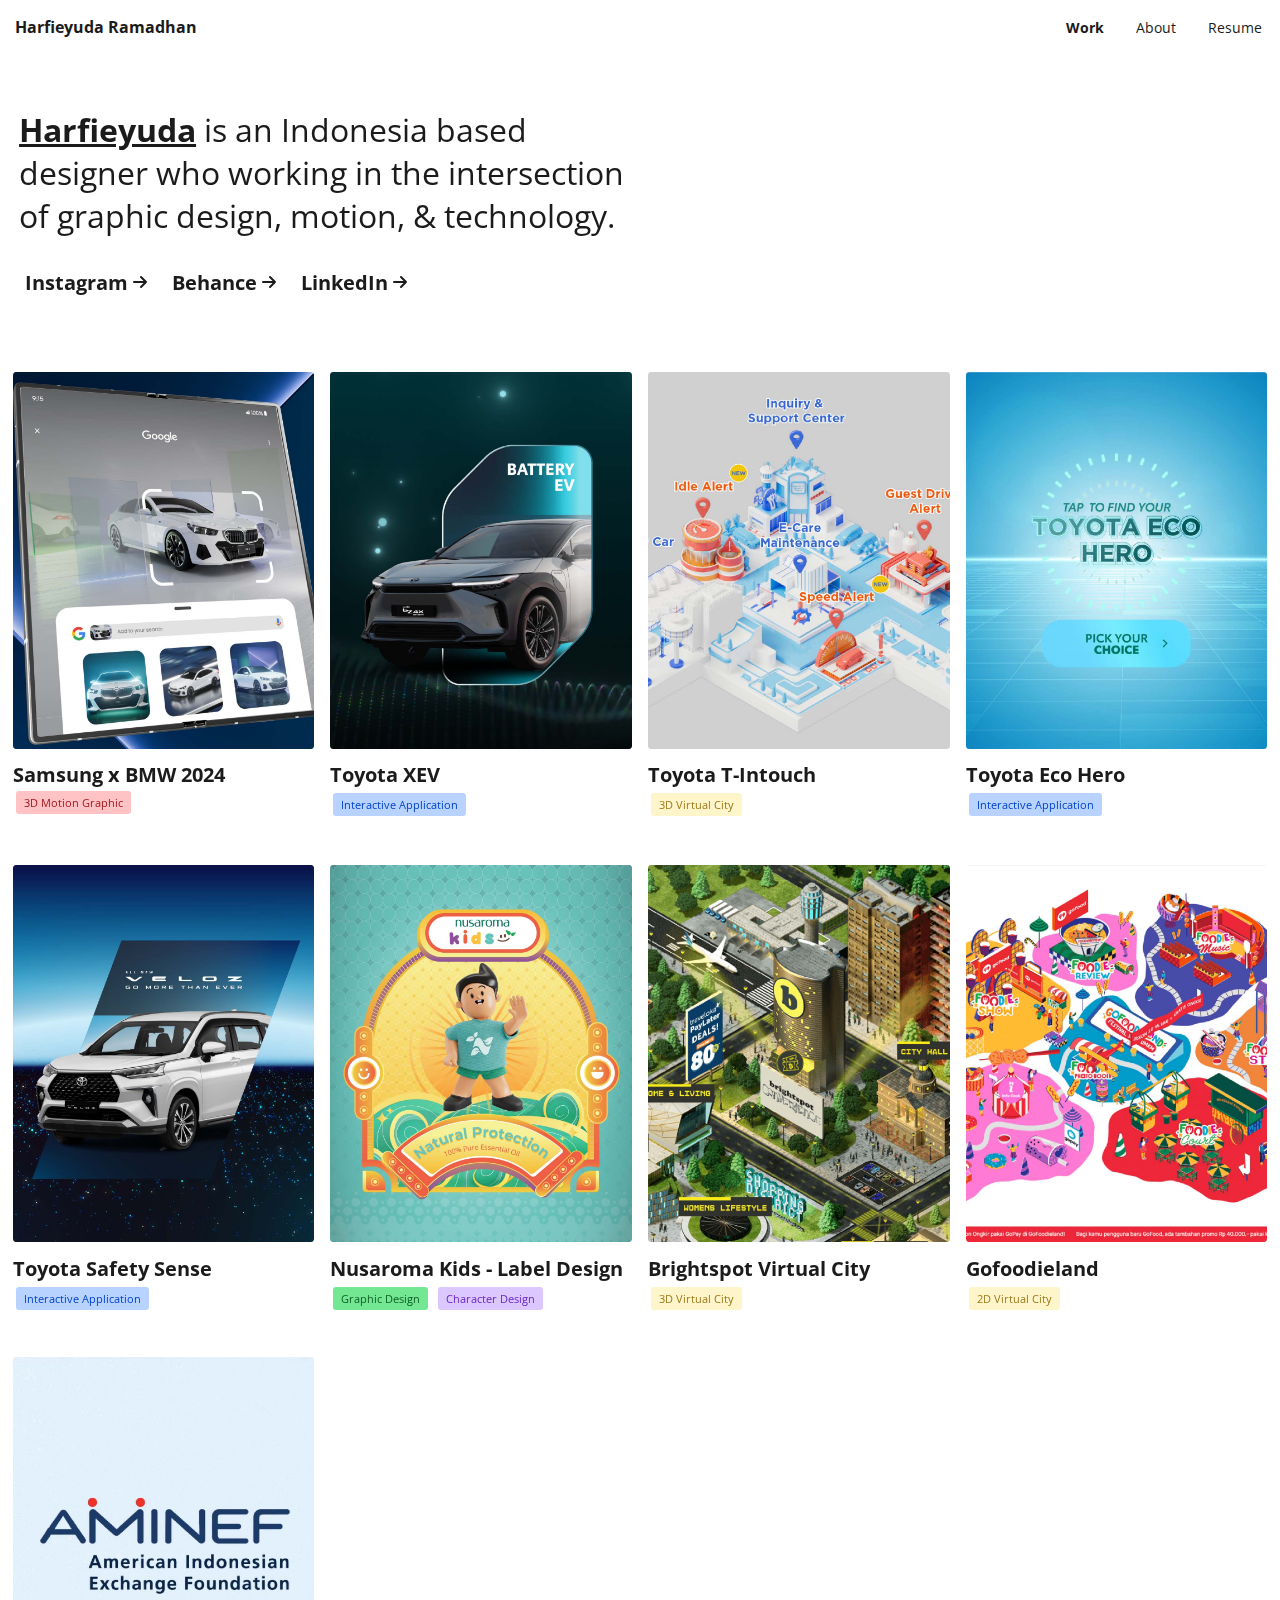
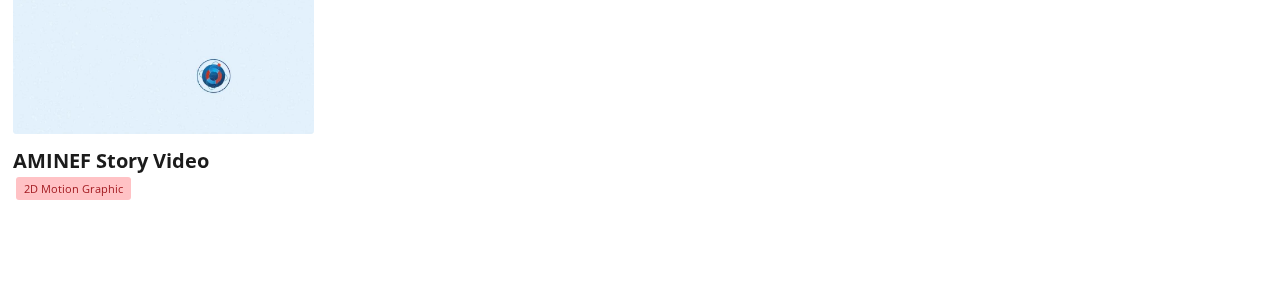
<file: index.html>
<!DOCTYPE html>
<html>
    <head>
        <title>Harfieyuda Ramadhan</title>
        <link rel="stylesheet" type="text/css" href="css/style.css">
        <link href="https://unpkg.com/aos@2.3.1/dist/aos.css" rel="stylesheet">
        <meta name="viewport" content="width=device-width, initial-scale=1">
    </head>

    <body>
        <nav id="navbar-desktop">
            <div class="navbar-container">
                <a class="logo" href="/"> <div>Harfieyuda Ramadhan</div> </a>
                <div class="navbar-link">
                    <a class="link-active" href="/"> <div>Work</div> </a>
                    <a class="link" href="about/"> <div>About</div> </a>
                    <a class="link" href="/"> <div>Resume</div> </a>
                    <!-- <a href="https://www.linkedin.com/in/harfieyuda/"><svg class="link"  xmlns="http://www.w3.org/2000/svg" width="2rem" height="2rem" viewBox="0 0 24 24"><path fill="currentColor" d="M19 3a2 2 0 0 1 2 2v14a2 2 0 0 1-2 2H5a2 2 0 0 1-2-2V5a2 2 0 0 1 2-2zm-.5 15.5v-5.3a3.26 3.26 0 0 0-3.26-3.26c-.85 0-1.84.52-2.32 1.3v-1.11h-2.79v8.37h2.79v-4.93c0-.77.62-1.4 1.39-1.4a1.4 1.4 0 0 1 1.4 1.4v4.93zM6.88 8.56a1.68 1.68 0 0 0 1.68-1.68c0-.93-.75-1.69-1.68-1.69a1.69 1.69 0 0 0-1.69 1.69c0 .93.76 1.68 1.69 1.68m1.39 9.94v-8.37H5.5v8.37z"/></svg></a> -->
                </div>

                <button class="burger-menu menu-modal">
                    <svg xmlns="http://www.w3.org/2000/svg" fill="none" viewBox="0 0 24 24" stroke-width="1.5" stroke="currentColor" class="size-6">
                    <path stroke-linecap="round" stroke-linejoin="round" d="M3.75 9h16.5m-16.5 6.75h16.5" />
                    </svg>
                </button>

            </div>
        </nav>

        <div class="menu-wrapper">
            <button class="close-button1">
                <svg xmlns="http://www.w3.org/2000/svg" fill="none" viewBox="0 0 24 24" stroke-width="1.5" stroke="currentColor" class="size-6">
                    <path stroke-linecap="round" stroke-linejoin="round" d="M6 18 18 6M6 6l12 12" />
                </svg>                  
            </button>           

            <div class="menu-content-wrapper">
                <div class="menu-content">
                    <a class="menu-content-active" href="/"> <div>Work</div> </a>
                    <a class="menu-content-notactive" href="about/"> <div>About</div> </a>
                    <a class="menu-content-notactive" href="/"> <div>Resume</div> </a>
                </div>
            </div>
        </div>

        <section class="section-1">
        
            <div class="text-hero">
                <p data-aos="fade-up" data-aos-duration="1000"><span style="font-weight: bold; text-decoration: underline ;">Harfieyuda</span> is an Indonesia based designer who working in the intersection of graphic design, motion, & technology.</p>

                <div class="socmed" data-aos="fade-up" data-aos-duration="1500">
                    <a class="socmed-link" href="https://www.instagram.com/harfieyuda/">
                        <div>Instagram</div>
                        <svg xmlns="http://www.w3.org/2000/svg" width="1rem" height="1rem" fill="none" viewBox="0 0 24 24" stroke-width="3" stroke="currentColor" class="size-6">
                            <path stroke-linecap="round" stroke-linejoin="round" d="M13.5 4.5 21 12m0 0-7.5 7.5M21 12H3" /></svg>
                        
                    </a>
                    <a class="socmed-link" href="https://www.behance.net/harfieyuda">
                        <div>Behance</div>
                        <svg xmlns="http://www.w3.org/2000/svg" width="1rem" height="1rem" fill="none" viewBox="0 0 24 24" stroke-width="3" stroke="currentColor" class="size-6">
                            <path stroke-linecap="round" stroke-linejoin="round" d="M13.5 4.5 21 12m0 0-7.5 7.5M21 12H3" /></svg>
                        
                    </a>
                    <a class="socmed-link" href="https://www.linkedin.com/in/harfieyuda/">
                        <div>LinkedIn</div>
                        <svg xmlns="http://www.w3.org/2000/svg" width="1rem" height="1rem" fill="none" viewBox="0 0 24 24" stroke-width="3" stroke="currentColor" class="size-6">
                            <path stroke-linecap="round" stroke-linejoin="round" d="M13.5 4.5 21 12m0 0-7.5 7.5M21 12H3" /></svg>
                        
                    </a>
                </div>
            </div>

        </section>

        <section class="section-2">
                <div class="work-list" data-aos="fade-up" data-aos-duration="1500">
                    <div class="project-list">
                        <div class="project-thumbnail-container">
                            <div class="overlay"></div>
                            <a  href="samsungxbmw/"> <img class="work-thumbnail" src="asset/Test-09.jpg"> </a>
                        </div>
                        <div class="project-description">
                            <a class="project-title" href="samsungxbmw/"> <div>Samsung x BMW 2024</div> </a>
                            <div class="project-type-red">3D Motion Graphic</div>
                        </div>
                    </div>


                    <!-- <div class="project-list">
                        <div class="project-thumbnail-container">
                            <div class="overlay"></div>
                            <a  href="yokke/"> <img class="work-thumbnail" src="asset/Test-01.png"> </a>
                        </div>
                        <div class="project-description">
                            <a class="project-title" href="yokke/"> <div>Yokke Virtual City</div> </a>
                            <div class="project-type-yellow">3D Virtual City</div>
                        </div>
                    </div> -->

                    <div class="project-list">
                        <div class="project-thumbnail-container">
                            <div class="overlay"></div>
                            <a  href="toyota-xev/"> <img class="work-thumbnail" src="asset/Test-05.jpg"> </a>
                        </div>
                        <div class="project-description">
                            <a class="project-title" href="toyota-xev/"> <div>Toyota XEV</div> </a>
                            <a class="project-type-blue">Interactive Application</a>
                        </div>
                    </div>

                    <div class="project-list">
                        <div class="project-thumbnail-container">
                            <div class="overlay"></div>
                            <a  href="toyota-t-intouch/"> <img class="work-thumbnail" src="asset/Test-02 (2).jpg"> </a>
                        </div>
                        <div class="project-description">
                            <a class="project-title" href="toyota-t-intouch/"> <div>Toyota T-Intouch</div> </a>
                            <a class="project-type-yellow">3D Virtual City</a>
                        </div>
                    </div>

                    <div class="project-list">
                        <div class="project-thumbnail-container">
                            <div class="overlay"></div>
                            <a  href="toyota-eco-hero/"> <img class="work-thumbnail" src="asset/Test-07.jpg"> </a>
                        </div>
                        <div class="project-description">
                            <a class="project-title" href="toyota-eco-hero/"> <div>Toyota Eco Hero</div> </a>
                            <a class="project-type-blue">Interactive Application</a>
                        </div>
                    </div>

                    <div class="project-list">
                        <div class="project-thumbnail-container">
                            <div class="overlay"></div>
                            <a  href="toyota-safety-sense/"> <img class="work-thumbnail" src="asset/Test-06.jpg"> </a>
                        </div>
                        <div class="project-description">
                            <a class="project-title" href="toyota-safety-sense/"> <div>Toyota Safety Sense</div> </a>
                            <a class="project-type-blue">Interactive Application</a>
                        </div>
                    </div>

                    <div class="project-list">
                        <div class="project-thumbnail-container">
                            <div class="overlay"></div>
                            <a  href="nusaroma/"> <img class="work-thumbnail" src="asset/Test-08.jpg"> </a>
                        </div>
                        <div class="project-description">
                            <a class="project-title" href="nusaroma/"> <div>Nusaroma Kids - Label Design</div> </a>
                            <a class="project-type-green">Graphic Design</a>
                            <a class="project-type-purple">Character Design</a>
                        </div>
                    </div>

                    <div class="project-list">
                        <div class="project-thumbnail-container">
                            <div class="overlay"></div>
                            <a  href="brightspot/"> <img class="work-thumbnail" src="asset/Test-03.jpg"> </a>
                        </div>
                        <div class="project-description">
                            <a class="project-title" href="brightspot/"> <div>Brightspot Virtual City</div> </a>
                            <a class="project-type-yellow">3D Virtual City</a>
                        </div>
                    </div>

                    <div class="project-list">
                        <div class="project-thumbnail-container">
                            <div class="overlay"></div>
                            <a  href="gofoodieland/"> <img class="work-thumbnail" src="asset/Test-04.jpg"> </a>
                        </div>
                        <div class="project-description">
                            <a class="project-title" href="gofoodieland/"> <div>Gofoodieland</div> </a>
                            <a class="project-type-yellow">2D Virtual City</a>
                        </div>
                    </div>

                    <div class="project-list">
                        <div class="project-thumbnail-container">
                            <div class="overlay"></div>
                            <a  href="aminef/"> <img class="work-thumbnail" src="asset/Test-10.jpg"> </a>
                        </div>
                        <div class="project-description">
                            <a class="project-title" href="aminef/"> <div>AMINEF Story Video</div> </a>
                            <div class="project-type-red">2D Motion Graphic</div>
                        </div>
                    </div>

                </div>
        </section>

        <script src="https://unpkg.com/aos@next/dist/aos.js"></script>
        <script src="script/index.js"></script>

        <script>
            AOS.init({once: true});
          </script>

    </body>
</html>
</file>
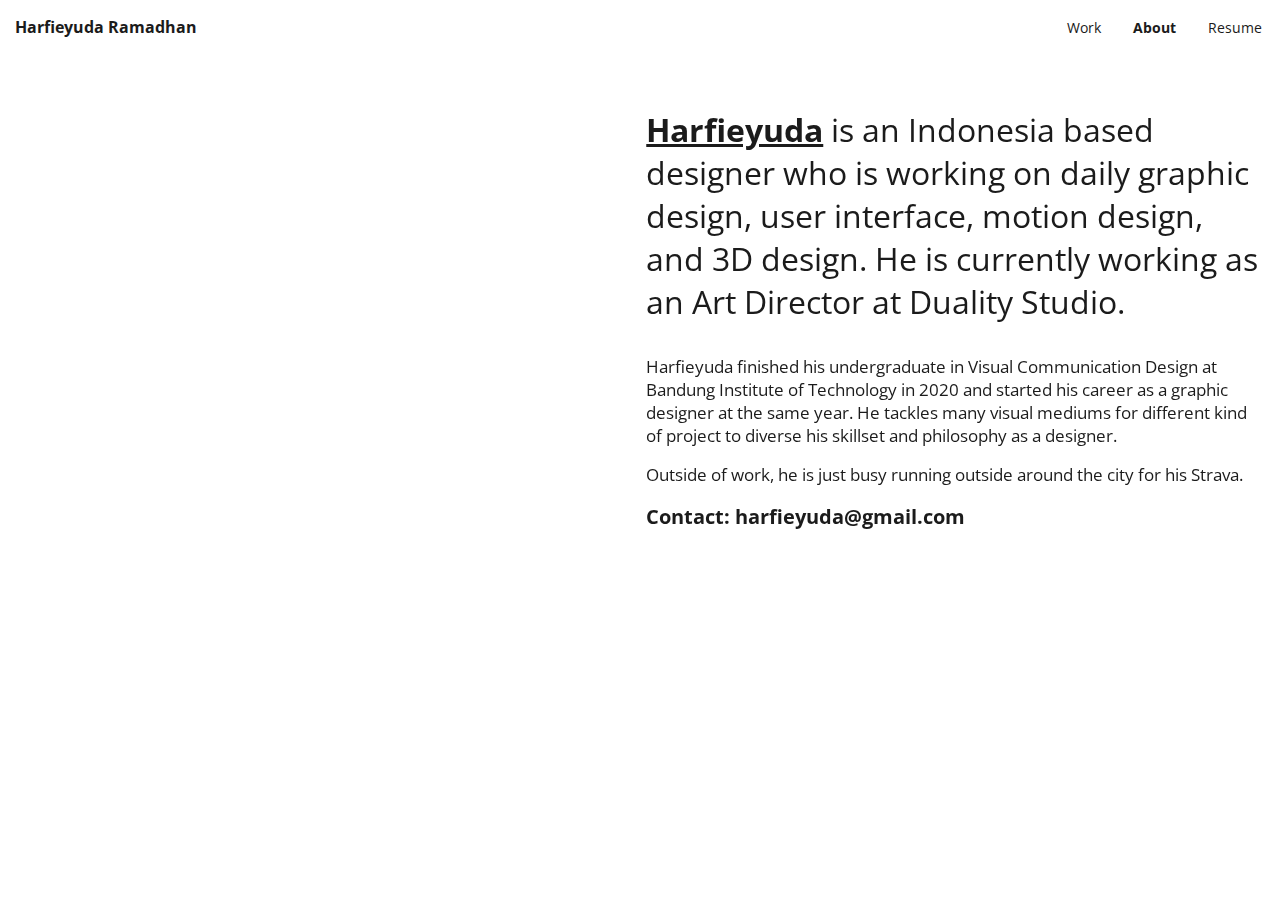
<file: about/index.html>
<!DOCTYPE html>
<html>
    <head>
        <title>Harfieyuda Ramadhan</title>
        <link rel="stylesheet" type="text/css" href="css/style.css">
        <link href="https://unpkg.com/aos@2.3.1/dist/aos.css" rel="stylesheet">
        <meta name="viewport" content="width=device-width, initial-scale=1">
    </head>

    <body>
        <nav id="navbar-desktop">
            <div class="navbar-container">
                <a class="logo" href="/"> <div>Harfieyuda Ramadhan</div> </a>
                <div class="navbar-link">
                    <a class="link" href="/"> <div>Work</div> </a>
                    <a class="link-active"> <div>About</div> </a>
                    <a class="link" href="/"> <div>Resume</div> </a>
                    <!-- <a href="https://www.linkedin.com/in/harfieyuda/"><svg class="link"  xmlns="http://www.w3.org/2000/svg" width="2rem" height="2rem" viewBox="0 0 24 24"><path fill="currentColor" d="M19 3a2 2 0 0 1 2 2v14a2 2 0 0 1-2 2H5a2 2 0 0 1-2-2V5a2 2 0 0 1 2-2zm-.5 15.5v-5.3a3.26 3.26 0 0 0-3.26-3.26c-.85 0-1.84.52-2.32 1.3v-1.11h-2.79v8.37h2.79v-4.93c0-.77.62-1.4 1.39-1.4a1.4 1.4 0 0 1 1.4 1.4v4.93zM6.88 8.56a1.68 1.68 0 0 0 1.68-1.68c0-.93-.75-1.69-1.68-1.69a1.69 1.69 0 0 0-1.69 1.69c0 .93.76 1.68 1.69 1.68m1.39 9.94v-8.37H5.5v8.37z"/></svg></a> -->
                </div>

                <button class="burger-menu menu-modal">
                    <svg xmlns="http://www.w3.org/2000/svg" fill="none" viewBox="0 0 24 24" stroke-width="1.5" stroke="currentColor" class="size-6">
                    <path stroke-linecap="round" stroke-linejoin="round" d="M3.75 9h16.5m-16.5 6.75h16.5" />
                    </svg>
                </button>

            </div>
        </nav>

        <div class="menu-wrapper">
            <button class="close-button1">
                <svg xmlns="http://www.w3.org/2000/svg" fill="none" viewBox="0 0 24 24" stroke-width="1.5" stroke="currentColor" class="size-6">
                    <path stroke-linecap="round" stroke-linejoin="round" d="M6 18 18 6M6 6l12 12" />
                </svg>                  
            </button>           

            <div class="menu-content-wrapper">
                <div class="menu-content">
                    <a class="menu-content-notactive" href="/"> <div>Work</div> </a>
                    <a class="menu-content-active"> <div>About</div> </a>
                    <a class="menu-content-notactive" href="/"> <div>Resume</div> </a>
                </div>
            </div>
        </div>

        <section class="section-1" data-aos="fade-up" data-aos-duration="1000">
            <div></div>
            <div class="text-hero">
                <p><span style="font-weight: bold; text-decoration: underline ;">Harfieyuda</span> is an Indonesia based designer who is working on daily graphic design, user interface, motion design, and 3D design. He is currently working as an Art Director at Duality Studio.</p>
                <p class="body-text"> Harfieyuda finished his undergraduate in Visual Communication Design at Bandung Institute of Technology in 2020 and started his career as a graphic designer at the same year. He tackles many visual mediums for different kind of project to diverse his skillset and philosophy as a designer.</p>
                <p class="body-text"> Outside of work, he is just busy running outside around the city for his Strava.</p>

                <div class="socmed">
                    <a class="socmed-link">
                        <div>Contact: harfieyuda@gmail.com</div>
                </div>
            </div>

        </section>

        <script src="https://unpkg.com/aos@next/dist/aos.js"></script>
        <script src="script/index.js"></script>

        <script>
            AOS.init({once: true});
          </script>

    </body>
</html>
</file>
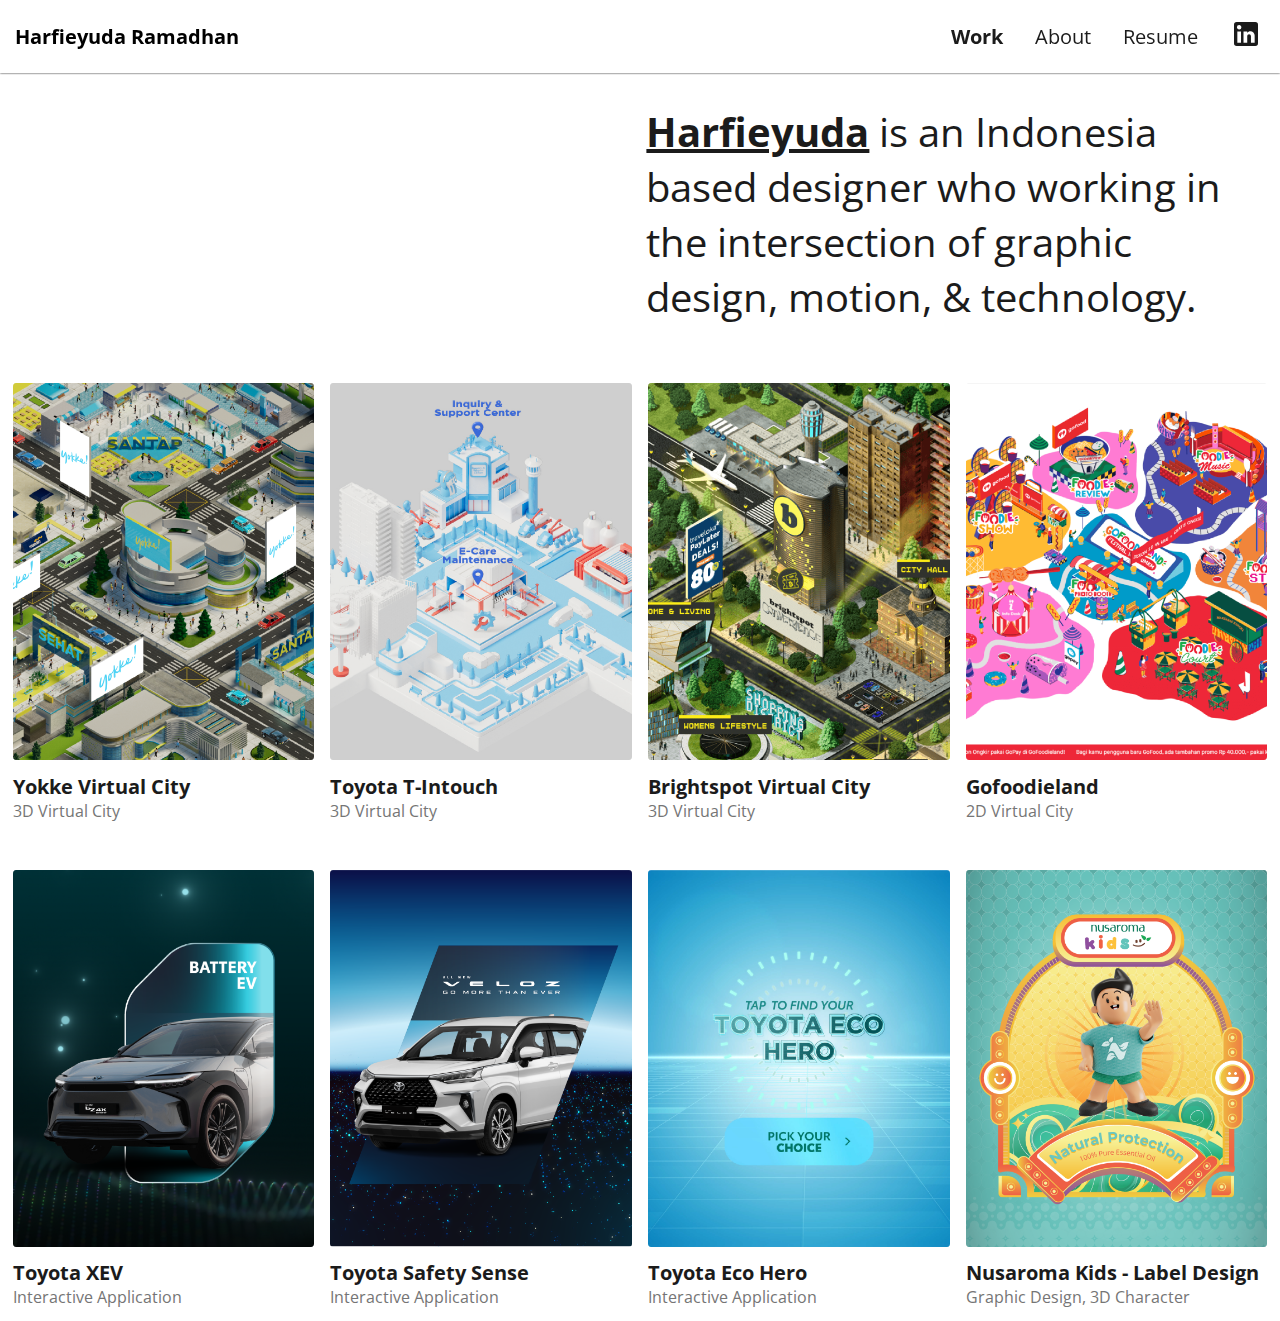
<file: Home/index.html>
<!DOCTYPE html>
<html>
    <head>
        <title>Harfieyuda Ramadhan</title>
        <link rel="stylesheet" type="text/css" href="css/style.css">
    </head>

    <body>
        <nav id="navbar-desktop">
            <div class="navbar-container">
                <div class="logo">Harfieyuda Ramadhan</div>
                <div class="navbar-link">
                    <div class="link-active">Work</div>
                    <div class="link" >About</div>
                    <div class="link">Resume</div>
                    <a href="https://www.linkedin.com/in/harfieyuda/"><svg class="link"  xmlns="http://www.w3.org/2000/svg" width="2rem" height="2rem" viewBox="0 0 24 24"><path fill="currentColor" d="M19 3a2 2 0 0 1 2 2v14a2 2 0 0 1-2 2H5a2 2 0 0 1-2-2V5a2 2 0 0 1 2-2zm-.5 15.5v-5.3a3.26 3.26 0 0 0-3.26-3.26c-.85 0-1.84.52-2.32 1.3v-1.11h-2.79v8.37h2.79v-4.93c0-.77.62-1.4 1.39-1.4a1.4 1.4 0 0 1 1.4 1.4v4.93zM6.88 8.56a1.68 1.68 0 0 0 1.68-1.68c0-.93-.75-1.69-1.68-1.69a1.69 1.69 0 0 0-1.69 1.69c0 .93.76 1.68 1.69 1.68m1.39 9.94v-8.37H5.5v8.37z"/></svg></a>
                    </div>
            </div>
        </nav>

        <section class="section-1">
            <div></div>
            <div class="text-hero">
                <p><span style="font-weight: bold; text-decoration: underline ;">Harfieyuda</span> is an Indonesia based designer who working in the intersection of graphic design, motion, & technology.</p>
                </div>
        </section>

        <section class="section-2">
                <div class="work-list">
                    <div class="project-1">
                        <div class="project-thumbnail-container">
                            <img class="work-thumbnail" src="asset/Test-01.png">
                        </div>
                        <div class="project-description">
                            <div class="project-title">Yokke Virtual City</div>
                            <div class="project-type">3D Virtual City</div>
                        </div>
                    </div>

                    <div class="project-2">
                        <div class="project-thumbnail-container">
                            <img class="work-thumbnail" src="asset/Test-02.png">
                        </div>
                        <div class="project-description">
                            <div class="project-title">Toyota T-Intouch</div>
                            <div class="project-type">3D Virtual City</div>
                        </div>
                    </div>

                    <div class="project-3">
                        <div class="project-thumbnail-container">
                            <img class="work-thumbnail" src="asset/Test-03.png">
                        </div>
                        <div class="project-description">
                            <div class="project-title">Brightspot Virtual City</div>
                            <div class="project-type">3D Virtual City</div>
                        </div>
                    </div>

                    <div class="project-4">
                        <div class="project-thumbnail-container">
                            <img class="work-thumbnail" src="asset/Test-04.png">
                        </div>
                        <div class="project-description">
                            <div class="project-title">Gofoodieland</div>
                            <div class="project-type">2D Virtual City</div>
                        </div>
                    </div>

                    <div class="project-5">
                        <div class="project-thumbnail-container">
                            <img class="work-thumbnail" src="asset/Test-05.png">
                        </div>
                        <div class="project-description">
                            <div class="project-title">Toyota XEV</div>
                            <div class="project-type">Interactive Application</div>
                        </div>
                    </div>

                    <div class="project-6">
                        <div class="project-thumbnail-container">
                            <img class="work-thumbnail" src="asset/Test-06.png">
                        </div>
                        <div class="project-description">
                            <div class="project-title">Toyota Safety Sense</div>
                            <div class="project-type">Interactive Application</div>
                        </div>
                    </div>

                    <div class="project-7">
                        <div class="project-thumbnail-container">
                            <img class="work-thumbnail" src="asset/Test-07.png">
                        </div>
                        <div class="project-description">
                            <div class="project-title">Toyota Eco Hero</div>
                            <div class="project-type">Interactive Application</div>
                        </div>
                    </div>

                    <div class="project-8">
                        <div class="project-thumbnail-container">
                            <img class="work-thumbnail" src="asset/Test-08.png">
                        </div>
                        <div class="project-description">
                            <div class="project-title">Nusaroma Kids - Label Design</div>
                            <div class="project-type">Graphic Design, 3D Character</div>
                        </div>
                    </div>

                </div>
        </section>

    </body>
</html>
</file>
<file: css/style.css>
@import url('https://fonts.googleapis.com/css2?family=Open+Sans:ital,wght@0,300;0,400;0,500;0,600;0,700;0,800;1,300;1,400;1,500;1,600;1,700;1,800&display=swap');

/* * {border:1px solid red} */

html, body {
    overscroll-behavior: none;
    background-color: white;
    min-height: -webkit-fill-available;
    height: -webkit-fill-available;
  }

body{
    width: 100%;
    height: 100%;
    margin: auto;
    font-family: 'Open Sans', sans-serif;
  }

/* Style Mobile*/

body{
    margin: 0;
    font-weight: 400;
}

/*navbar*/

#navbar-desktop{
    position: fixed;
    z-index: 1;
    top: 0%;
    width: 100%;
    /*mix-blend-mode: difference;*/
}

.navbar-container{
    display: flex;
    justify-content: space-between;
    align-items: center;
    padding: 1%;
    padding-top: 1%;
    padding-bottom: 1%;
    background-color: white;
    /*filter: drop-shadow(white 0rem 1rem 0.5rem);*/
    /* filter: drop-shadow(#1b1b1b 0rem 0rem 0.05rem); */
}

.logo{
    font-size: 1rem;
    font-weight: bold;
    margin: 1%;
    color: #1b1b1b;
    text-decoration: none;

}

.navbar-link{
    display: none;
    align-items: center;
}

.burger-menu{
    display: block;
    width: 2rem;
    height: 2rem;
    color: #1b1b1b;
    background: transparent;
    background-color: white;
    border-radius: 100%;
    border: 0px solid transparent;
}

.link{
    font-size: 1.25rem;
    padding: 1.25rem;
    color: #1b1b1b;
    transition: 0.25s;
    text-decoration: none;
}

.link-active{
    font-size: 1.25rem;
    font-weight: bold;
    padding: 1rem;
    color: #1b1b1b;
    text-decoration: none;
}

.link:hover{
    opacity: 50%;
    text-decoration: underline;
}

/*section*/

.section-1{
    /* display: grid;
    grid-template-columns: 1fr 1fr; */
    margin: 1%;
    margin-top: 20%;
}

.text-hero{
    margin: 1%;
    font-size: 1.25rem;
    color: #1b1b1b;
    /*mix-blend-mode: difference;*/
}

.socmed{
    margin: 1%;
    display: flex;
    gap: 1.5rem;
}

.socmed-link{
    display: flex;
    align-items: center;
    gap:0.25rem;
    font-size: 1rem;
    font-weight: bold;
    text-decoration: none;
    color: #1b1b1b;
    transition: color 250ms linear;
}

.socmed-link:hover{
    color: #757575;
}

.section-2{
    margin: 1%;
    margin-top: 10%;
    padding-bottom: 50px;
}

.work-list{
    grid-template-columns: 1fr 1fr;
    display: grid;
    grid-column-gap:0.5rem;
    grid-row-gap: 2rem;
    margin-top: 1%;
    margin: 1%;
}

/* .project-thumbnail-container{
    position: relative;
    .overlay{
        position: absolute;
        width: 100%;
        height: 100%;
        z-index: 2;
        background-color: #1b1b1b;
        opacity: 0%;
        transition: opacity 250ms linear;
    }

    .overlay:hover{
        opacity: 75%;
    }
} */

.work-thumbnail{
    position: relative;
    max-width: 100%;
    height: auto;
    border-radius: 1.5%;
    bottom: 0rem; 
    /* filter:grayscale(0); */
    transition:all 0.25s linear;
}

.work-thumbnail:hover{
    /* opacity: 50%; */
    /* bottom: 1rem; */
    /* filter:grayscale(1); */
}

.project-description{
    margin-top: 2.5%;
}

.project-title{
    color: #1b1b1b;
    font-size: 1rem;
    font-weight: bold;
    margin-bottom: 2%;
    text-decoration: none;
    transition: 0.25s;
}

.project-title:hover{
    opacity: 50%;
}

.project-type-green{
    width: fit-content;
    margin:1%;
    color: #0e6027;
    font-size: 0.6rem;
    /* outline: 1px solid #757575; */
    background-color: #74e792;
    padding: 0.25rem 0.5rem;
    border-radius: 3px;
}

.project-type-red{
    width: fit-content;
    margin:1%;
    color: #a2191f;
    font-size: 0.6rem;
    /* outline: 1px solid #757575; */
    background-color: #ffc2c5;
    padding: 0.25rem 0.5rem;
    border-radius: 3px;
}

.project-type-yellow{
    width: fit-content;
    margin:1%;
    color: #9e791b;
    font-size: 0.6rem;
    /* outline: 1px solid #757575; */
    background-color: #fff5ca;
    padding: 0.25rem 0.5rem;
    border-radius: 3px;
}

.project-type-blue{
    width: fit-content;
    margin:1%;
    color: #0043ce;
    font-size: 0.6rem;
    /* outline: 1px solid #757575; */
    background-color: #b8d3ff;
    padding: 0.25rem 0.5rem;
    border-radius: 3px;
}

.project-type-purple{
    width: fit-content;
    margin:1%;
    color: #6929c4;
    font-size: 0.6rem;
    /* outline: 1px solid #757575; */
    background-color: #dcc7ff;
    padding: 0.25rem 0.5rem;
    border-radius: 3px;
}

.menu-wrapper{
    display: none;
    position: fixed;
    z-index: 30;
    width: 100%;
    height: 100%;
    z-index: 30;
    left: 0;
    top: 0;

    .close-button1{
        position: absolute;
        top: 0.5rem;
        right: 0.5rem;
        z-index: 31;
        color: #1b1b1b;
        width: 2rem;
        height: 2rem;
        background: transparent;
        background-color: white;
        border-radius: 100%;
        border: 0px solid transparent;
    }

    .menu-content-wrapper{
        position: relative;
        width: 100%;
        height: 100%;
        background-color: rgba(255, 255, 255, 0.9);
        backdrop-filter: blur(10px);
        display: flex;
        justify-content: space-around;
        align-items: center;

        .menu-content{
            opacity: 0%;
            transition: opacity 500ms linear;
    
        }
        .menu-content-active{
            font-size: 4rem;
            font-weight: bold;
            color: #1b1b1b;
            text-decoration: none;
        }

        .menu-content-notactive{
            font-size: 4rem;
            color: #1b1b1b;
            text-decoration: none;
        }

        .menu-content-notactive:hover{
            color: #757575;
            font-size: 4rem;
            text-decoration: underline;
        }
    }
}

/* Style Laptop*/

@media (min-width: 1024px) {
    body{
        margin: 0;
        font-weight: 400;
    }

    /*navbar*/

    #navbar-desktop{
        position: fixed;
        z-index: 1;
        top: 0%;
        width: 100%;
        /*mix-blend-mode: difference;*/
    }

    .navbar-container{
        display: flex;
        justify-content: space-between;
        align-items: center;
        padding: 0.15%;
        background-color: white;
        /*filter: drop-shadow(white 0rem 1rem 0.5rem);*/
        /* filter: drop-shadow(#1b1b1b 0rem 0rem 0.05rem); */
    }

    .logo{
        font-size: 1rem;
        font-weight: bold;
        margin: 1%;

    }

    .navbar-link{
        display: flex;
        align-items: center;
    }

    .burger-menu{
        display: none;
    }

    .link{
        font-size: 0.9rem;
        padding: 1rem;
        color: #1b1b1b;
        transition: 0.25s;

    }

    .link-active{
        font-size: 0.9rem;
        font-weight: bold;
        padding: 1rem;
        color: #1b1b1b;
        /* text-decoration: underline; */
    }

    .link:hover{
        opacity: 50%;
        text-decoration: underline;
    }

    /*section*/

    .section-1{
        display: grid;
        grid-template-columns: 1fr 1fr;
        margin: 1%;
    }

    .text-hero{
        margin-top: 10%;
        font-size: 2rem;
        color: #1b1b1b;
        /*mix-blend-mode: difference;*/
    }

    .socmed{
        display: flex;
        gap: 1.5rem;
    }

    .socmed-link{
        display: flex;
        align-items: center;
        gap:0.25rem;
        font-size: 1.25rem;
        font-weight: bold;
        text-decoration: none;
        color: #1b1b1b;
        transition: color 250ms linear;
    }

    .socmed-link:hover{
        color: #757575;
    }

    .section-2{
        margin: 0%;
        margin-top: 5%;
        padding-bottom: 75px;
    }

    .work-list{
        grid-template-columns: 1fr 1fr 1fr 1fr;
        display: grid;
        grid-column-gap:1rem;
        grid-row-gap: 3rem;
        margin-top: 1%;
    }

    /* .project-thumbnail-container{
        position: relative;
        .overlay{
            position: absolute;
            width: 100%;
            height: 100%;
            z-index: 2;
            background-color: #1b1b1b;
            opacity: 0%;
            transition: opacity 250ms linear;
        }

        .overlay:hover{
            opacity: 75%;
        }
    } */

    .work-thumbnail{
        position: relative;
        max-width: 100%;
        height: auto;
        border-radius: 1%;
        bottom: 0rem; 
        /* filter:grayscale(0); */
        transition:all 0.25s linear;
    }

    .work-thumbnail:hover{
        opacity: 50%;
        bottom: 1rem;
        /* filter:grayscale(1); */
    }

    .project-description{
        margin-top: 2.5%;
    }

    .project-title{
        color: #1b1b1b;
        font-size: 1.25rem;
        font-weight: bold;
        margin-bottom: 2%;
        text-decoration: none;
        transition: 0.25s;
    }

    .project-title:hover{
        opacity: 50%;
    }

    .project-type-green{
        margin:1%;
        color: #0e6027;
        font-size: 0.7rem;
        /* outline: 1px solid #757575; */
        background-color: #74e792;
        padding: 0.25rem 0.5rem;
        border-radius: 3px;
    }
    
    .project-type-red{
        margin:1%;
        color: #a2191f;
        font-size: 0.7rem;
        /* outline: 1px solid #757575; */
        background-color: #ffc2c5;
        padding: 0.25rem 0.5rem;
        border-radius: 3px;
    }
    
    .project-type-yellow{
        margin:1%;
        color: #9e791b;
        font-size: 0.7rem;
        /* outline: 1px solid #757575; */
        background-color: #fff5ca;
        padding: 0.25rem 0.5rem;
        border-radius: 3px;
    }
    
    .project-type-blue{
        margin:1%;
        color: #0043ce;
        font-size: 0.7rem;
        /* outline: 1px solid #757575; */
        background-color: #b8d3ff;
        padding: 0.25rem 0.5rem;
        border-radius: 3px;
    }
    
    .project-type-purple{
        margin:1%;
        color: #6929c4;
        font-size: 0.7rem;
        /* outline: 1px solid #757575; */
        background-color: #dcc7ff;
        padding: 0.25rem 0.5rem;
        border-radius: 3px;
    }


    .menu-wrapper{
        display: none;
    }
}

/* Style Desktop*/

@media (min-width: 1536px) {
    body{
        margin: 0;
        font-weight: 400;
    }

    /*navbar*/

    #navbar-desktop{
        position: fixed;
        z-index: 1;
        top: 0%;
        width: 100%;
        /*mix-blend-mode: difference;*/
    }

    .navbar-container{
        display: flex;
        justify-content: space-between;
        align-items: center;
        padding: 0.15%;
        background-color: white;
        /*filter: drop-shadow(white 0rem 1rem 0.5rem);*/
        /* filter: drop-shadow(#1b1b1b 0rem 0rem 0.05rem); */
    }

    .logo{
        font-size: 1.25rem;
        font-weight: bold;
        margin: 1%;

    }

    .navbar-link{
        display: flex;
        align-items: center;
    }

    .burger-menu{
        display: none;
    }

    .link{
        font-size: 1.1rem;
        padding: 1rem;
        color: #1b1b1b;
        transition: 0.25s;

    }

    .link-active{
        font-size: 1.1rem;
        font-weight: bold;
        padding: 1rem;
        color: #1b1b1b;
        /* text-decoration: underline; */
    }

    .link:hover{
        opacity: 50%;
        text-decoration: underline;
    }

    /*section*/

    .section-1{
        display: grid;
        grid-template-columns: 1fr 1fr;
        margin: 1%;
    }

    .text-hero{
        margin-top: 10%;
        font-size: 2.3rem;
        color: #1b1b1b;
        /*mix-blend-mode: difference;*/
    }

    .socmed{
        display: flex;
        gap: 1.5rem;
    }

    .socmed-link{
        display: flex;
        align-items: center;
        gap:0.25rem;
        font-size: 1.5rem;
        font-weight: bold;
        text-decoration: none;
        color: #1b1b1b;
        transition: color 250ms linear;
    }

    .socmed-link:hover{
        color: #757575;
    }

    .section-2{
        margin: 0%;
        margin-top: 5%;
        padding-bottom: 100px;
    }

    .work-list{
        grid-template-columns: 1fr 1fr 1fr 1fr;
        display: grid;
        grid-column-gap:1rem;
        grid-row-gap: 3rem;
        margin-top: 1%;
    }

    /* .project-thumbnail-container{
        position: relative;
        .overlay{
            position: absolute;
            width: 100%;
            height: 100%;
            z-index: 2;
            background-color: #1b1b1b;
            opacity: 0%;
            transition: opacity 250ms linear;
        }

        .overlay:hover{
            opacity: 75%;
        }
    } */

    .work-thumbnail{
        position: relative;
        max-width: 100%;
        height: auto;
        border-radius: 1%;
        bottom: 0rem; 
        /* filter:grayscale(0); */
        transition:all 0.25s linear;
    }

    .work-thumbnail:hover{
        opacity: 50%;
        bottom: 1rem;
        /* filter:grayscale(1); */
    }

    .project-description{
        margin-top: 2.5%;
    }

    .project-title{
        color: #1b1b1b;
        font-size: 1.65rem;
        font-weight: bold;
        margin-bottom: 2%;
        text-decoration: none;
        transition: 0.25s;
    }

    .project-title:hover{
        opacity: 50%;
    }

    .project-type-green{
        margin:1%;
        color: #0e6027;
        font-size: 0.8rem;
        /* outline: 1px solid #757575; */
        background-color: #74e792;
        padding: 0.25rem 0.5rem;
        border-radius: 3px;
    }
    
    .project-type-red{
        margin:1%;
        color: #a2191f;
        font-size: 0.8rem;
        /* outline: 1px solid #757575; */
        background-color: #ffc2c5;
        padding: 0.25rem 0.5rem;
        border-radius: 3px;
    }
    
    .project-type-yellow{
        margin:1%;
        color: #9e791b;
        font-size: 0.8rem;
        /* outline: 1px solid #757575; */
        background-color: #fff5ca;
        padding: 0.25rem 0.5rem;
        border-radius: 3px;
    }
    
    .project-type-blue{
        margin:1%;
        color: #0043ce;
        font-size: 0.8rem;
        /* outline: 1px solid #757575; */
        background-color: #b8d3ff;
        padding: 0.25rem 0.5rem;
        border-radius: 3px;
    }
    
    .project-type-purple{
        margin:1%;
        color: #6929c4;
        font-size: 0.8rem;
        /* outline: 1px solid #757575; */
        background-color: #dcc7ff;
        padding: 0.25rem 0.5rem;
        border-radius: 3px;
    }


    .menu-wrapper{
        display: none;
    }
}
</file>
<file: about/css/style.css>
@import url('https://fonts.googleapis.com/css2?family=Open+Sans:ital,wght@0,300;0,400;0,500;0,600;0,700;0,800;1,300;1,400;1,500;1,600;1,700;1,800&display=swap');

/* * {border:1px solid red} */

html, body {
    overscroll-behavior: none;
    background-color: white;
    min-height: -webkit-fill-available;
    height: -webkit-fill-available;
  }

body{
    width: 100%;
    height: 100%;
    margin: auto;
    font-family: 'Open Sans', sans-serif;
  }

/* Style Mobile*/

body{
    margin: 0;
    font-weight: 400;
}

/*navbar*/

#navbar-desktop{
    position: fixed;
    z-index: 1;
    top: 0%;
    width: 100%;
    /*mix-blend-mode: difference;*/
}

.navbar-container{
    display: flex;
    justify-content: space-between;
    align-items: center;
    padding: 1%;
    padding-top: 1%;
    padding-bottom: 1%;
    background-color: white;
    /*filter: drop-shadow(white 0rem 1rem 0.5rem);*/
    /* filter: drop-shadow(#1b1b1b 0rem 0rem 0.05rem); */
}

.logo{
    font-size: 1rem;
    font-weight: bold;
    margin: 1%;
    color: #1b1b1b;
    text-decoration: none;

}

.navbar-link{
    display: none;
    align-items: center;
}

.burger-menu{
    display: block;
    width: 2rem;
    height: 2rem;
    color: #1b1b1b;
    background: transparent;
    background-color: white;
    border-radius: 100%;
    border: 0px solid transparent;
}

.link{
    font-size: 1.25rem;
    padding: 1.25rem;
    color: #1b1b1b;
    transition: 0.25s;
    text-decoration: none;
}

.link-active{
    font-size: 1.25rem;
    font-weight: bold;
    padding: 1rem;
    color: #1b1b1b;
    text-decoration: none;
}

.link:hover{
    opacity: 50%;
    text-decoration: underline;
}

/*section*/

.section-1{
    /* display: grid;
    grid-template-columns: 1fr 1fr; */
    margin: 1%;
    margin-top: 20%;
}

.text-hero{
    margin: 1%;
    font-size: 1.25rem;
    color: #1b1b1b;
    /*mix-blend-mode: difference;*/
}

.body-text{ 
    font-size: 1rem;
    color: #1b1b1b;
    /*mix-blend-mode: difference;*/
}

.socmed{
    display: flex;
    gap: 1.5rem;
}

.socmed-link{
    display: flex;
    align-items: center;
    gap:0.25rem;
    font-size: 1rem;
    font-weight: bold;
    text-decoration: none;
    color: #1b1b1b;
    transition: color 250ms linear;
}

.socmed-link:hover{
    color: #757575;
}

.section-2{
    margin: 1%;
    margin-top: 10%;
    padding-bottom: 50px;
}

.work-list{
    grid-template-columns: 1fr 1fr;
    display: grid;
    grid-column-gap:0.5rem;
    grid-row-gap: 2rem;
    margin-top: 1%;
    margin: 1%;
}

/* .project-thumbnail-container{
    position: relative;
    .overlay{
        position: absolute;
        width: 100%;
        height: 100%;
        z-index: 2;
        background-color: #1b1b1b;
        opacity: 0%;
        transition: opacity 250ms linear;
    }

    .overlay:hover{
        opacity: 75%;
    }
} */

.work-thumbnail{
    position: relative;
    max-width: 100%;
    height: auto;
    border-radius: 1.5%;
    bottom: 0rem; 
    /* filter:grayscale(0); */
    transition:all 0.25s linear;
}

.work-thumbnail:hover{
    /* opacity: 50%; */
    /* bottom: 1rem; */
    /* filter:grayscale(1); */
}

.project-description{
    margin-top: 2.5%;
}

.project-title{
    color: #1b1b1b;
    font-size: 1rem;
    font-weight: bold;
    margin-bottom: 2%;
    text-decoration: none;
    transition: 0.25s;
}

.project-title:hover{
    opacity: 50%;
}

.project-type-green{
    width: fit-content;
    margin:1%;
    color: #0e6027;
    font-size: 0.6rem;
    /* outline: 1px solid #757575; */
    background-color: #74e792;
    padding: 0.25rem 0.5rem;
    border-radius: 3px;
}

.project-type-red{
    width: fit-content;
    margin:1%;
    color: #a2191f;
    font-size: 0.6rem;
    /* outline: 1px solid #757575; */
    background-color: #ffc2c5;
    padding: 0.25rem 0.5rem;
    border-radius: 3px;
}

.project-type-yellow{
    width: fit-content;
    margin:1%;
    color: #9e791b;
    font-size: 0.6rem;
    /* outline: 1px solid #757575; */
    background-color: #fff5ca;
    padding: 0.25rem 0.5rem;
    border-radius: 3px;
}

.project-type-blue{
    width: fit-content;
    margin:1%;
    color: #0043ce;
    font-size: 0.6rem;
    /* outline: 1px solid #757575; */
    background-color: #b8d3ff;
    padding: 0.25rem 0.5rem;
    border-radius: 3px;
}

.project-type-purple{
    width: fit-content;
    margin:1%;
    color: #6929c4;
    font-size: 0.6rem;
    /* outline: 1px solid #757575; */
    background-color: #dcc7ff;
    padding: 0.25rem 0.5rem;
    border-radius: 3px;
}

.menu-wrapper{
    display: none;
    position: fixed;
    z-index: 30;
    width: 100%;
    height: 100%;
    z-index: 30;
    left: 0;
    top: 0;

    .close-button1{
        position: absolute;
        top: 0.5rem;
        right: 0.5rem;
        z-index: 31;
        color: #1b1b1b;
        width: 2rem;
        height: 2rem;
        background: transparent;
        background-color: white;
        border-radius: 100%;
        border: 0px solid transparent;
    }

    .menu-content-wrapper{
        position: relative;
        width: 100%;
        height: 100%;
        background-color: rgba(255, 255, 255, 0.9);
        backdrop-filter: blur(10px);
        display: flex;
        justify-content: space-around;
        align-items: center;

        .menu-content{
            opacity: 0%;
            transition: opacity 500ms linear;
    
        }
        .menu-content-active{
            font-size: 4rem;
            font-weight: bold;
            color: #1b1b1b;
            text-decoration: none;
        }

        .menu-content-notactive{
            font-size: 4rem;
            color: #1b1b1b;
            text-decoration: none;
        }

        .menu-content-notactive:hover{
            color: #757575;
            font-size: 4rem;
            text-decoration: underline;
        }
    }
}

/* Style Laptop*/

@media (min-width: 1024px) {
    body{
        margin: 0;
        font-weight: 400;
    }

    /*navbar*/

    #navbar-desktop{
        position: fixed;
        z-index: 1;
        top: 0%;
        width: 100%;
        /*mix-blend-mode: difference;*/
    }

    .navbar-container{
        display: flex;
        justify-content: space-between;
        align-items: center;
        padding: 0.15%;
        background-color: white;
        /*filter: drop-shadow(white 0rem 1rem 0.5rem);*/
        /* filter: drop-shadow(#1b1b1b 0rem 0rem 0.05rem); */
    }

    .logo{
        font-size: 1rem;
        font-weight: bold;
        margin: 1%;

    }

    .navbar-link{
        display: flex;
        align-items: center;
    }

    .burger-menu{
        display: none;
    }

    .link{
        font-size: 0.9rem;
        padding: 1rem;
        color: #1b1b1b;
        transition: 0.25s;

    }

    .link-active{
        font-size: 0.9rem;
        font-weight: bold;
        padding: 1rem;
        color: #1b1b1b;
        /* text-decoration: underline; */
    }

    .link:hover{
        opacity: 50%;
        text-decoration: underline;
    }

    /*section*/

    .section-1{
        display: grid;
        grid-template-columns: 1fr 1fr;
        margin: 1%;
    }

    .text-hero{
        margin-top: 10%;
        font-size: 2rem;
        color: #1b1b1b;
        /*mix-blend-mode: difference;*/
    }

    .body-text{
        font-size: 1.05rem;
        color: #1b1b1b;
        /*mix-blend-mode: difference;*/
    }

    .socmed{
        display: flex;
        gap: 1.5rem;
    }

    .socmed-link{
        display: flex;
        align-items: center;
        gap:0.25rem;
        font-size: 1.25rem;
        font-weight: bold;
        text-decoration: none;
        color: #1b1b1b;
        transition: color 250ms linear;
    }

    .socmed-link:hover{
        color: #757575;
    }

    .section-2{
        margin: 0%;
        margin-top: 5%;
        padding-bottom: 75px;
    }

    .work-list{
        grid-template-columns: 1fr 1fr 1fr 1fr;
        display: grid;
        grid-column-gap:1rem;
        grid-row-gap: 3rem;
        margin-top: 1%;
    }

    /* .project-thumbnail-container{
        position: relative;
        .overlay{
            position: absolute;
            width: 100%;
            height: 100%;
            z-index: 2;
            background-color: #1b1b1b;
            opacity: 0%;
            transition: opacity 250ms linear;
        }

        .overlay:hover{
            opacity: 75%;
        }
    } */

    .work-thumbnail{
        position: relative;
        max-width: 100%;
        height: auto;
        border-radius: 1%;
        bottom: 0rem; 
        /* filter:grayscale(0); */
        transition:all 0.25s linear;
    }

    .work-thumbnail:hover{
        opacity: 50%;
        bottom: 1rem;
        /* filter:grayscale(1); */
    }

    .project-description{
        margin-top: 2.5%;
    }

    .project-title{
        color: #1b1b1b;
        font-size: 1.25rem;
        font-weight: bold;
        margin-bottom: 2%;
        text-decoration: none;
        transition: 0.25s;
    }

    .project-title:hover{
        opacity: 50%;
    }

    .project-type-green{
        margin:1%;
        color: #0e6027;
        font-size: 0.7rem;
        /* outline: 1px solid #757575; */
        background-color: #74e792;
        padding: 0.25rem 0.5rem;
        border-radius: 3px;
    }
    
    .project-type-red{
        margin:1%;
        color: #a2191f;
        font-size: 0.7rem;
        /* outline: 1px solid #757575; */
        background-color: #ffc2c5;
        padding: 0.25rem 0.5rem;
        border-radius: 3px;
    }
    
    .project-type-yellow{
        margin:1%;
        color: #9e791b;
        font-size: 0.7rem;
        /* outline: 1px solid #757575; */
        background-color: #fff5ca;
        padding: 0.25rem 0.5rem;
        border-radius: 3px;
    }
    
    .project-type-blue{
        margin:1%;
        color: #0043ce;
        font-size: 0.7rem;
        /* outline: 1px solid #757575; */
        background-color: #b8d3ff;
        padding: 0.25rem 0.5rem;
        border-radius: 3px;
    }
    
    .project-type-purple{
        margin:1%;
        color: #6929c4;
        font-size: 0.7rem;
        /* outline: 1px solid #757575; */
        background-color: #dcc7ff;
        padding: 0.25rem 0.5rem;
        border-radius: 3px;
    }


    .menu-wrapper{
        display: none;
    }
}

/* Style Desktop*/

@media (min-width: 1536px) {
    body{
        margin: 0;
        font-weight: 400;
    }

    /*navbar*/

    #navbar-desktop{
        position: fixed;
        z-index: 1;
        top: 0%;
        width: 100%;
        /*mix-blend-mode: difference;*/
    }

    .navbar-container{
        display: flex;
        justify-content: space-between;
        align-items: center;
        padding: 0.15%;
        background-color: white;
        /*filter: drop-shadow(white 0rem 1rem 0.5rem);*/
        /* filter: drop-shadow(#1b1b1b 0rem 0rem 0.05rem); */
    }

    .logo{
        font-size: 1.25rem;
        font-weight: bold;
        margin: 1%;

    }

    .navbar-link{
        display: flex;
        align-items: center;
    }

    .burger-menu{
        display: none;
    }

    .link{
        font-size: 1.1rem;
        padding: 1rem;
        color: #1b1b1b;
        transition: 0.25s;

    }

    .link-active{
        font-size: 1.1rem;
        font-weight: bold;
        padding: 1rem;
        color: #1b1b1b;
        /* text-decoration: underline; */
    }

    .link:hover{
        opacity: 50%;
        text-decoration: underline;
    }

    /*section*/

    .section-1{
        display: grid;
        grid-template-columns: 1fr 1fr;
        margin: 1%;
    }

    .text-hero{
        margin-top: 10%;
        font-size: 2.3rem;
        color: #1b1b1b;
        /*mix-blend-mode: difference;*/
    }

    .body-text{
        font-size: 1.25rem;
        color: #1b1b1b;
        /*mix-blend-mode: difference;*/
    }

    .socmed{
        display: flex;
        gap: 1.5rem;
    }

    .socmed-link{
        display: flex;
        align-items: center;
        gap:0.25rem;
        font-size: 1.5rem;
        font-weight: bold;
        text-decoration: none;
        color: #1b1b1b;
        transition: color 250ms linear;
    }

    .socmed-link:hover{
        color: #757575;
    }

    .section-2{
        margin: 0%;
        margin-top: 5%;
        padding-bottom: 100px;
    }

    .work-list{
        grid-template-columns: 1fr 1fr 1fr 1fr;
        display: grid;
        grid-column-gap:1rem;
        grid-row-gap: 3rem;
        margin-top: 1%;
    }

    /* .project-thumbnail-container{
        position: relative;
        .overlay{
            position: absolute;
            width: 100%;
            height: 100%;
            z-index: 2;
            background-color: #1b1b1b;
            opacity: 0%;
            transition: opacity 250ms linear;
        }

        .overlay:hover{
            opacity: 75%;
        }
    } */

    .work-thumbnail{
        position: relative;
        max-width: 100%;
        height: auto;
        border-radius: 1%;
        bottom: 0rem; 
        /* filter:grayscale(0); */
        transition:all 0.25s linear;
    }

    .work-thumbnail:hover{
        opacity: 50%;
        bottom: 1rem;
        /* filter:grayscale(1); */
    }

    .project-description{
        margin-top: 2.5%;
    }

    .project-title{
        color: #1b1b1b;
        font-size: 1.65rem;
        font-weight: bold;
        margin-bottom: 2%;
        text-decoration: none;
        transition: 0.25s;
    }

    .project-title:hover{
        opacity: 50%;
    }

    .project-type-green{
        margin:1%;
        color: #0e6027;
        font-size: 0.8rem;
        /* outline: 1px solid #757575; */
        background-color: #74e792;
        padding: 0.25rem 0.5rem;
        border-radius: 3px;
    }
    
    .project-type-red{
        margin:1%;
        color: #a2191f;
        font-size: 0.8rem;
        /* outline: 1px solid #757575; */
        background-color: #ffc2c5;
        padding: 0.25rem 0.5rem;
        border-radius: 3px;
    }
    
    .project-type-yellow{
        margin:1%;
        color: #9e791b;
        font-size: 0.8rem;
        /* outline: 1px solid #757575; */
        background-color: #fff5ca;
        padding: 0.25rem 0.5rem;
        border-radius: 3px;
    }
    
    .project-type-blue{
        margin:1%;
        color: #0043ce;
        font-size: 0.8rem;
        /* outline: 1px solid #757575; */
        background-color: #b8d3ff;
        padding: 0.25rem 0.5rem;
        border-radius: 3px;
    }
    
    .project-type-purple{
        margin:1%;
        color: #6929c4;
        font-size: 0.8rem;
        /* outline: 1px solid #757575; */
        background-color: #dcc7ff;
        padding: 0.25rem 0.5rem;
        border-radius: 3px;
    }


    .menu-wrapper{
        display: none;
    }
}
</file>
<file: Home/css/style.css>
@import url('https://fonts.googleapis.com/css2?family=Open+Sans:ital,wght@0,300;0,400;0,500;0,600;0,700;0,800;1,300;1,400;1,500;1,600;1,700;1,800&display=swap');

body{
    margin: 0;
    font-family: 'Open Sans', sans-serif;
    font-weight: 400;
}


#navbar-desktop{
    position: fixed;
    z-index: 1;
    top: 0%;
    width: 100%;
    /*mix-blend-mode: difference;*/
}

.navbar-container{
    display: flex;
    justify-content: space-between;
    align-items: center;
    padding: 0.15%;
    background-color: white;
    /*filter: drop-shadow(white 0rem 1rem 0.5rem);*/
    filter: drop-shadow(#1b1b1b 0rem 0rem 0.05rem);
}

.logo{
    font-size: 1.25rem;
    font-weight: bold;
    margin: 1%;

}

.navbar-link{
    display: flex;
    align-items: center;
}

.link{
    font-size: 1.25rem;
    padding: 1rem;
    color: #1b1b1b;
    transition: 0.25s;

}

.link-active{
    font-size: 1.25rem;
    font-weight: bold;
    padding: 1rem;
    color: #1b1b1b;
}

.link:hover{
    opacity: 50%;
    text-decoration: underline;
}

.section-1{
    display: grid;
    grid-template-columns: 1fr 1fr;
}

.text-hero{
    margin: 1%;
    margin-top: 10%;
    font-size: 2.5rem;
    color: #1b1b1b;
    /*mix-blend-mode: difference;*/
}

.section-2{
    margin: 1%;
}

.work-list{
    grid-template-columns: 1fr 1fr 1fr 1fr;
    display: grid;
    grid-column-gap:1rem;
    grid-row-gap: 3rem;
    margin-top: 1%;
}

.work-thumbnail{
    position: relative;
    max-width: 100%;
    height: auto;
    border-radius: 1%;
    transition: 0.25s;
    bottom: 0rem; 
}

.work-thumbnail:hover{
    opacity: 50%;
    bottom: 1rem;
}

.project-description{
    margin-top: 2.5%;
}

.project-title{
    color: #1b1b1b;
    font-size: 1.25rem;
    font-weight: bold;
}

.project-type{
    color: #757575;
    font-size: 1rem;
}
</file>
